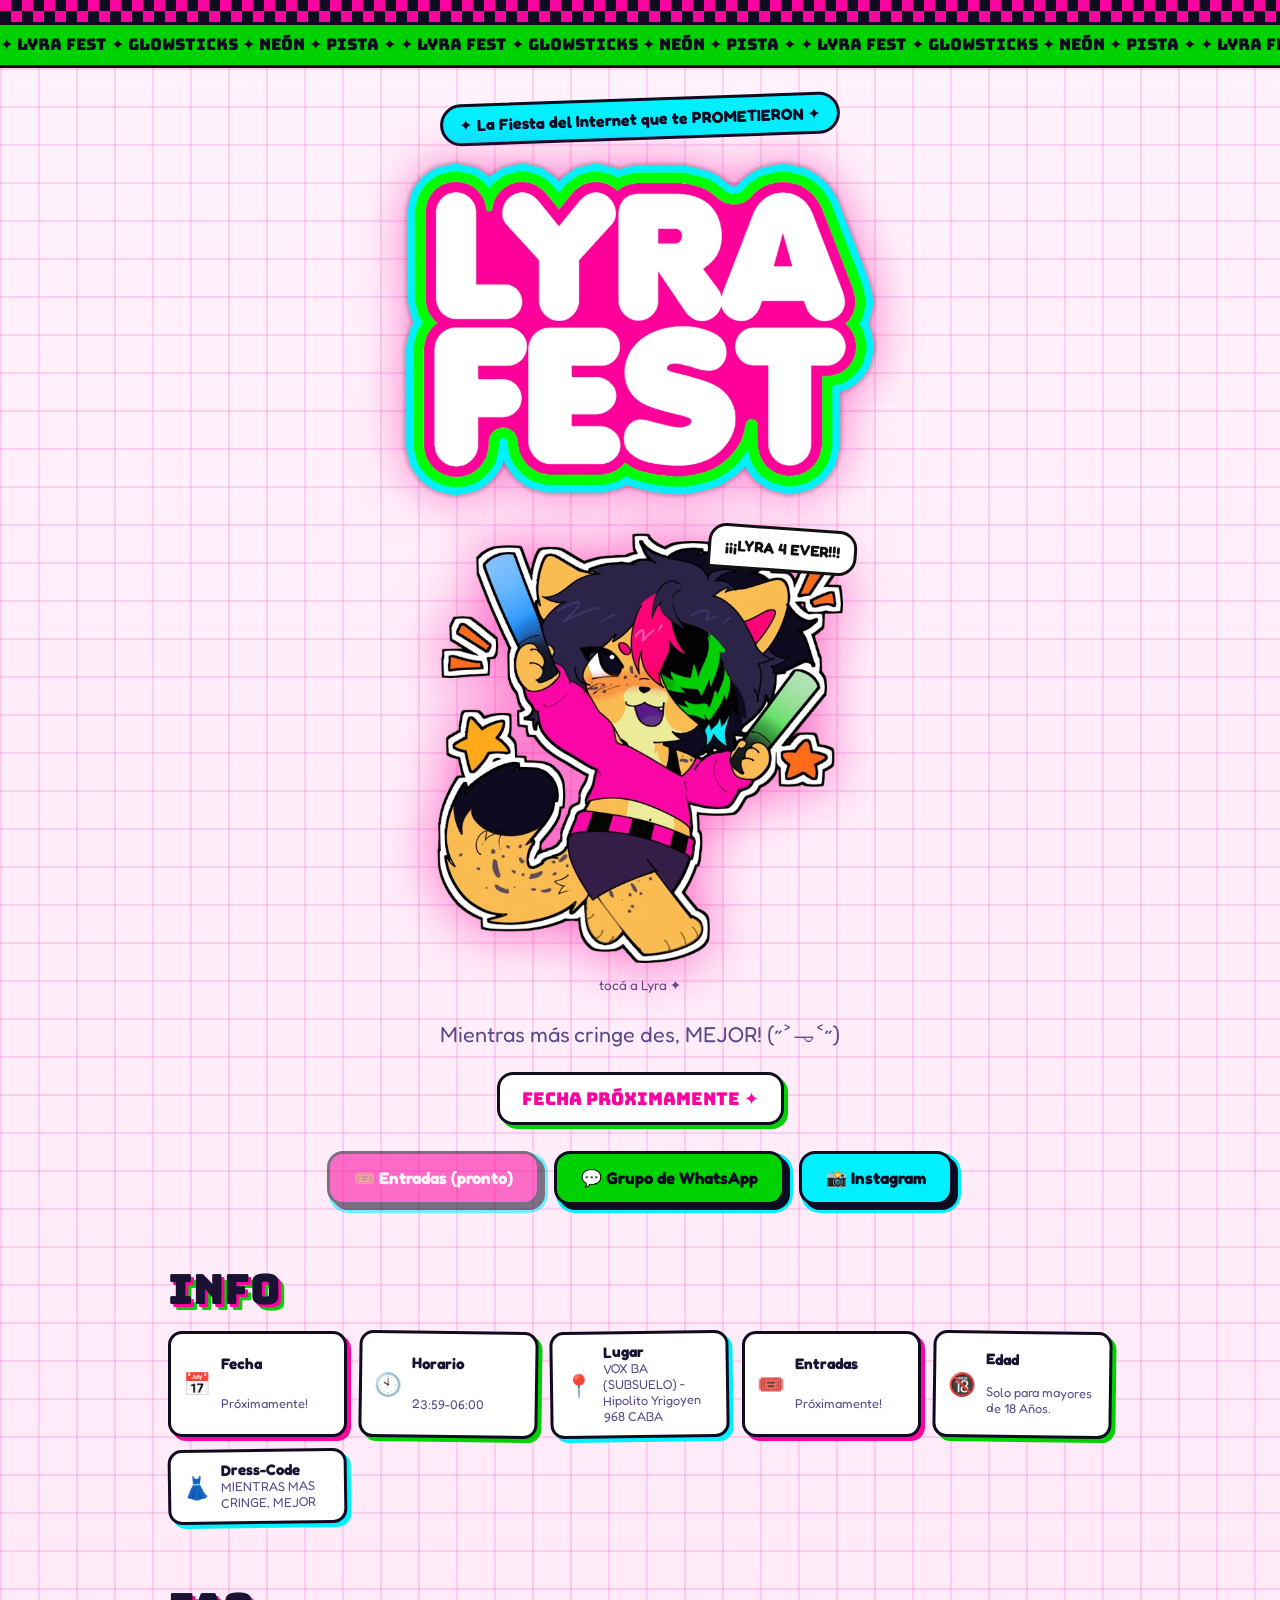
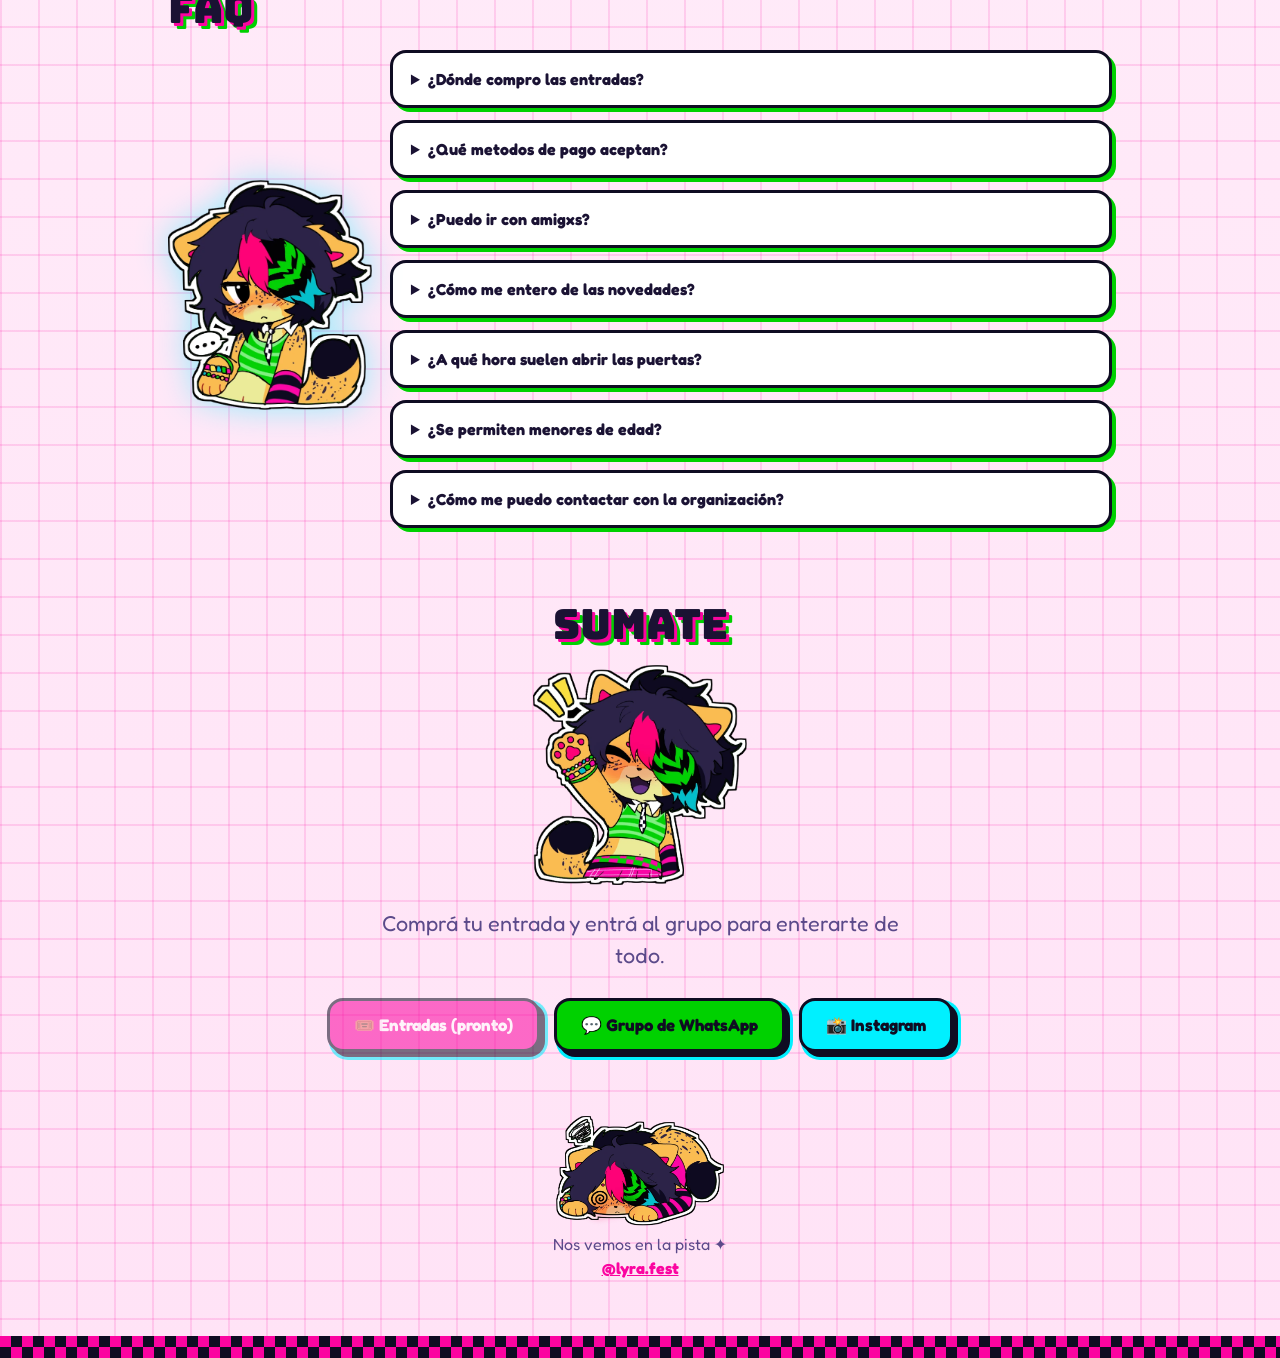
<file: index.html>
<!DOCTYPE html>
<html lang="es">
<head>
  <meta charset="utf-8">
  <!-- esta parte hace que la página se vea bien en celulares -->
  <meta name="viewport" content="width=device-width, initial-scale=1, viewport-fit=cover">
  <title>Lyra Fest ✦</title>

  <!-- Vista previa al compartir el link (WhatsApp, Instagram, etc.).
       Cuando tengas tu dominio, cambiá og:image por la URL completa, ej: https://tudominio.com/images/glow.webp -->
  <meta name="description" content="Lyra Fest: la fiesta. Entradas, info y grupo de WhatsApp.">
  <meta property="og:title" content="Lyra Fest ✦">
  <meta property="og:description" content="LA FIESTA DEL INTERNET QUE TE PROMETIERON">
  <meta property="og:image" content="images/glow.webp">

  <!-- Ícono de la pestaña (un emoji, sin archivo extra) -->
  <link rel="icon" href="data:image/svg+xml,<svg xmlns='http://www.w3.org/2000/svg' viewBox='0 0 100 100'><text y='.9em' font-size='90'>✨</text></svg>">

  <!-- Tipografías de Google Fonts (Bungee para títulos, Fredoka para texto) -->
  <link href="https://fonts.googleapis.com/css2?family=Bungee&family=Fredoka:wght@400;500;600;700&display=swap" rel="stylesheet">
  <!-- Estilos -->
  <link rel="stylesheet" href="css/style.css">
</head>
<body>
  <!-- Tira de cuadrillé superior -->
  <div class="checker"></div>
  <!-- Cinta con texto que se mueve (el texto lo pone main.js) -->
  <div class="ticker"><div id="tick"></div></div>

  <main>
    <!-- ========== PORTADA ========== -->
    <header class="hero">
      <span class="tag" id="tagline"></span>
      <h1>Lyra<br>Fest</h1>

      <!-- Lyra interactiva: al tocarla cambia de pose y de frase -->
      <div class="stage" id="stage">
        <img id="hero" src="images/glow.webp" alt="Lyra, la mascota de la fiesta">
        <div class="bubble" id="bubble"></div>
      </div>
      <div class="hint">tocá a Lyra ✦</div>

      <p class="sub" id="sub"></p>
      <div class="count" id="count"></div>          <!-- cuenta regresiva -->
      <div class="btns" id="heroBtns"></div>        <!-- botones: entradas / whatsapp / instagram -->
    </header>

    <!-- ========== INFO ========== -->
    <section id="info">
      <h2>Info</h2>
      <div class="grid" id="infoGrid"></div>       <!-- tarjetas generadas desde config.js -->
    </section>

    <!-- ========== PREGUNTAS FRECUENTES ========== -->
    <section id="faq">
      <h2>FAQ</h2>
      <div class="split">
        <img src="images/hmm.webp" alt="Lyra dudando">
        <div id="faqList"></div>
      </div>
    </section>

    <!-- ========== LLAMADO FINAL ========== -->
    <section class="join">
      <h2 style="display:inline-block">Sumate</h2>
      <img src="images/wave.webp" alt="Lyra saludando">
      <p class="sub">Comprá tu entrada y entrá al grupo para enterarte de todo.</p>
      <div class="btns" id="bottomBtns"></div>
    </section>

    <!-- ========== PIE DE PÁGINA ========== -->
    <footer>
      <img src="images/dead.webp" alt="Lyra dormida después de la fiesta">
      Nos vemos en la pista ✦<br>
      <a id="igFoot" target="_blank" rel="noopener">@lyra.fest</a>
    </footer>
  </main>

  <!-- Tira de cuadrillé inferior -->
  <div class="checker"></div>

  <!-- Orden importante: primero tus datos (config.js), después la lógica (main.js) -->
  <script src="js/config.js"></script>
  <script src="js/main.js"></script>
</body>
</html>
</file>
<file: css/style.css>
/* =====================================================
   STYLE.CSS — Todo el diseño de la página
   ===================================================== */

/* ---------- Colores (sacados de Lyra) ---------- */
:root {
  --pink: #fb04a0;
  --green: #00d100;
  --cyan: #00f0ff;
  --ink: #0f0c22;            /* bordes oscuros */

  /* Modo oscuro (por defecto) */
  --bg: #0f0c22;
  --bg2: #1b1440;
  --card: #2b2548;
  --text: #fff6ff;
  --muted: #c7b9ef;
  --h1: #fff;
  --grid: #fb04a022;         /* líneas de la cuadrícula de fondo */
  color-scheme: dark;
}

/* Modo claro automático si el celu/PC lo usa */
@media (prefers-color-scheme: light) {
  :root {
    --bg: #fff2fb; --bg2: #ffe3f6; --card: #ffffff;
    --text: #1a1233; --muted: #5b4a8a; --h1: #1a1233;
    color-scheme: light;
  }
}

/* ---------- Base ---------- */
* { box-sizing: border-box; }
html { scroll-behavior: smooth; }
body {
  margin: 0;
  font-family: "Fredoka", system-ui, -apple-system, "Segoe UI", sans-serif;
  color: var(--text);
  background-color: var(--bg);
  /* Cuadrícula neón + degradé de fondo */
  background-image:
    repeating-linear-gradient(0deg,  var(--grid) 0 2px, transparent 2px 38px),
    repeating-linear-gradient(90deg, var(--grid) 0 2px, transparent 2px 38px),
    linear-gradient(180deg, var(--bg), var(--bg2));
  overflow-x: hidden;
  line-height: 1.5;
}
main { max-width: 980px; margin: 0 auto; padding: 0 18px 56px; }
section { margin-top: 64px; }

/* Títulos con sombra de colores */
h1, h2 { font-family: "Bungee", Impact, "Arial Black", sans-serif; font-weight: 400; margin: 0; line-height: 1; }
h2 {
  font-size: clamp(1.7rem, 6vw, 2.6rem);
  margin-bottom: 20px;
  color: var(--h1);
  text-shadow: 3px 3px 0 var(--pink), 6px 6px 0 var(--green);
}

/* ---------- Cuadrillé y cinta ---------- */
.checker {
  height: 22px;
  background: repeating-conic-gradient(var(--ink) 0 25%, var(--pink) 0 50%) 0 0 / 22px 22px;
}
.ticker {
  overflow: hidden; white-space: nowrap;
  background: var(--green); color: var(--ink);
  font-family: "Bungee", Impact, sans-serif;
  border-block: 3px solid var(--ink);
}
.ticker div { display: inline-block; padding: 8px 0; animation: marquee 22s linear infinite; }
@keyframes marquee { to { transform: translateX(-50%); } }   /* mueve el texto hacia la izquierda */

/* ---------- Portada ---------- */
.hero { text-align: center; padding-top: 30px; }
.tag {
  display: inline-block; padding: 6px 16px;
  border: 3px solid var(--ink); border-radius: 99px;
  background: var(--cyan); color: var(--ink);
  font-weight: 700; transform: rotate(-2deg);
}
h1 {
  font-size: clamp(3.2rem, 17vw, 8rem);   /* se adapta al ancho de pantalla */
  margin: 18px 0 6px; color: var(--h1); letter-spacing: -.01em;
  text-shadow: 4px 4px 0 var(--pink), 8px 8px 0 var(--green), 12px 12px 0 var(--cyan);
}
.sub { font-size: clamp(1.05rem, 3vw, 1.35rem); color: var(--muted); max-width: 560px; margin: 22px auto 0; }

/* Lyra flotando */
.stage { position: relative; display: inline-block; margin-top: 26px; cursor: pointer; -webkit-tap-highlight-color: transparent; }
.stage img {
  height: clamp(270px, 62vw, 430px); width: auto; display: block;
  filter: drop-shadow(0 0 28px #fb04a099);      /* brillo rosa */
  animation: bob 3s ease-in-out infinite;
  transition: transform .2s;
}
.stage:active img { transform: scale(.94) rotate(-4deg); }   /* efecto al tocar */
@keyframes bob {                                              /* sube y baja suavemente */
  0%, 100% { transform: translateY(0) rotate(-1.5deg); }
  50%      { transform: translateY(-12px) rotate(1.5deg); }
}
/* Globo de diálogo */
.bubble {
  position: absolute; top: -6px; right: -14px; max-width: 170px;
  padding: 8px 14px; background: #fff; color: #111;
  border: 3px solid #111; border-radius: 18px 18px 18px 4px;
  font-weight: 700; font-size: .95rem; transform: rotate(4deg);
}
.hint { font-size: .85rem; color: var(--muted); margin-top: 6px; }

/* ---------- Cuenta regresiva ---------- */
.count { display: flex; justify-content: center; gap: 10px; margin-top: 22px; flex-wrap: wrap; }
.count div {
  min-width: 76px; padding: 10px;
  background: var(--card); border: 3px solid var(--ink); border-radius: 16px;
  box-shadow: 4px 4px 0 var(--green);
}
.count b { display: block; font: 400 1.8rem "Bungee", Impact, sans-serif; color: var(--pink); }
.count span { font-size: .8rem; color: var(--muted); }

/* ---------- Botones ---------- */
.btns { display: flex; justify-content: center; gap: 14px; flex-wrap: wrap; margin-top: 26px; }
.btn {
  display: inline-flex; align-items: center; gap: 8px;
  padding: 14px 24px; border: 3px solid var(--ink); border-radius: 16px;
  font: 700 1.05rem "Fredoka", system-ui, sans-serif; text-decoration: none;
  color: #fff; background: var(--pink);
  box-shadow: 5px 5px 0 var(--ink), 5px 5px 0 3px var(--cyan);   /* sombra "sticker" */
  transition: transform .12s, box-shadow .12s;
}
.btn:hover  { transform: translate(-2px, -2px); }
.btn:active { transform: translate(4px, 4px); box-shadow: 1px 1px 0 var(--ink); }   /* se "hunde" al apretar */
.btn.alt  { background: var(--green); color: var(--ink); }   /* WhatsApp */
.btn.alt2 { background: var(--cyan);  color: var(--ink); }   /* Instagram */
.btn.off  { opacity: .55; pointer-events: none; }            /* sin link todavía */

/* ---------- Tarjetas ---------- */
.grid { display: grid; grid-template-columns: repeat(auto-fit, minmax(215px, 1fr)); gap: 20px; }
.card {
  padding: 18px 20px; background: var(--card);
  border: 3px solid var(--ink); border-radius: 20px;
  box-shadow: 6px 6px 0 var(--pink);
}
/* Cada tarjeta con color e inclinación distinta */
.card:nth-child(3n+2) { box-shadow: 6px 6px 0 var(--green); transform: rotate(.8deg); }
.card:nth-child(3n)   { box-shadow: 6px 6px 0 var(--cyan);  transform: rotate(-.8deg); }
.card .ic { font-size: 1.7rem; }
.card h3 { margin: 4px 0 2px; font-size: 1.15rem; }
.card p { margin: 0; color: var(--muted); }

/* ---------- Info compacta (pisa el tamaño de las tarjetas, solo en la sección Info) ---------- */
#info .grid {
  grid-template-columns: repeat(auto-fit, minmax(150px, 1fr));  /* tarjetas más angostas: en compu entran todas en una fila */
  gap: 12px;
}
#info .card {
  display: grid;                      /* emoji a la izquierda, texto a la derecha */
  grid-template-columns: auto 1fr;
  column-gap: 10px;
  align-items: center;
  padding: 10px 12px;                 /* menos relleno */
  border-radius: 14px;
  box-shadow: 4px 4px 0 var(--pink);  /* sombra más chica */
}
/* Se repiten los colores de sombra porque #info tiene más prioridad que las reglas de .card */
#info .card:nth-child(3n+2) { box-shadow: 4px 4px 0 var(--green); }
#info .card:nth-child(3n)   { box-shadow: 4px 4px 0 var(--cyan); }

#info .card .ic { grid-row: span 2; font-size: 1.4rem; }   /* emoji ocupa las dos líneas de texto */
#info .card h3  { margin: 0; font-size: .95rem; line-height: 1.1; }
#info .card p   { font-size: .8rem; line-height: 1.25; }

/* ---------- Imagen al lado de contenido (line-up y FAQ) ---------- */
.split { display: flex; align-items: center; gap: 18px; flex-wrap: wrap; }
.split > div { flex: 1 1 280px; }
.split img { height: clamp(160px, 38vw, 230px); width: auto; filter: drop-shadow(0 0 16px #00f0ff66); margin: 0 auto; display: block; }

/* ---------- Galería de stickers ---------- */
.gal { display: grid; grid-template-columns: repeat(auto-fit, minmax(150px, 1fr)); gap: 18px; }
.gal figure { margin: 0; text-align: center; cursor: pointer; }
.gal img { height: 150px; width: auto; max-width: 100%; object-fit: contain; transition: transform .2s; filter: drop-shadow(0 6px 10px #0006); }
.gal figure:hover img, .gal figure.pop img { transform: scale(1.12) rotate(-5deg); }   /* "pop" al tocar */
.gal figcaption { font-weight: 600; font-size: .9rem; color: var(--muted); margin-top: 6px; }

/* ---------- FAQ ---------- */
details {
  padding: 14px 18px; background: var(--card);
  border: 3px solid var(--ink); border-radius: 16px;
  margin-bottom: 12px; box-shadow: 4px 4px 0 var(--green);
}
summary { cursor: pointer; font-weight: 700; }
details p { margin: 8px 0 0; color: var(--muted); }

/* ---------- Llamado final y pie ---------- */
.join { text-align: center; }
.join img { height: clamp(150px, 34vw, 220px); width: auto; display: block; margin: 0 auto 6px; animation: bob 3s ease-in-out infinite; }
footer { text-align: center; color: var(--muted); margin-top: 64px; }
footer img { height: 110px; width: auto; display: block; margin: 0 auto 6px; }
footer a { color: var(--pink); font-weight: 700; }

/* Respeta a quienes desactivan animaciones en su dispositivo */
@media (prefers-reduced-motion: reduce) { * { animation: none !important; } }


/* =====================================================
   AJUSTES QUE USA EL EDITOR (modo, cuadrícula, animaciones, bloques extra)
   ===================================================== */

/* Modo forzado desde el editor: siempre oscuro / siempre claro */
:root[data-mode="dark"]  { --bg: #0f0c22; --bg2: #1b1440; --card: #2b2548; --text: #fff6ff; --muted: #c7b9ef; --h1: #fff; color-scheme: dark; }
:root[data-mode="light"] { --bg: #fff2fb; --bg2: #ffe3f6; --card: #ffffff; --text: #1a1233; --muted: #5b4a8a; --h1: #1a1233; color-scheme: light; }

/* Sin cuadrícula de fondo (queda solo el degradé) */
:root[data-grid="off"] body { background-image: linear-gradient(180deg, var(--bg), var(--bg2)); }

/* Sin animaciones */
:root[data-anim="off"] *, :root[data-anim="off"] *::before, :root[data-anim="off"] *::after { animation: none !important; }

/* Bloques extra (imagen + título + texto armados desde el editor) */
.extra { display: flex; align-items: center; gap: 22px; flex-wrap: wrap; }
.extra.right { flex-direction: row-reverse; }
.extra.top { flex-direction: column; text-align: center; }
.extra img { max-height: 280px; max-width: 100%; width: auto; filter: drop-shadow(0 0 16px #00f0ff66); margin: 0 auto; }
.extra .body { flex: 1 1 260px; }
.extra h2 { margin-bottom: 12px; }
.extra p { margin: 0; color: var(--muted); font-size: 1.1rem; white-space: pre-line; }


/* Logo que reemplaza el título grande (lo elige el editor) */
.logo-title { display: block; margin: 0 auto; width: min(86vw, 480px); height: auto; filter: drop-shadow(0 0 24px #fb04a088); }
</file>
